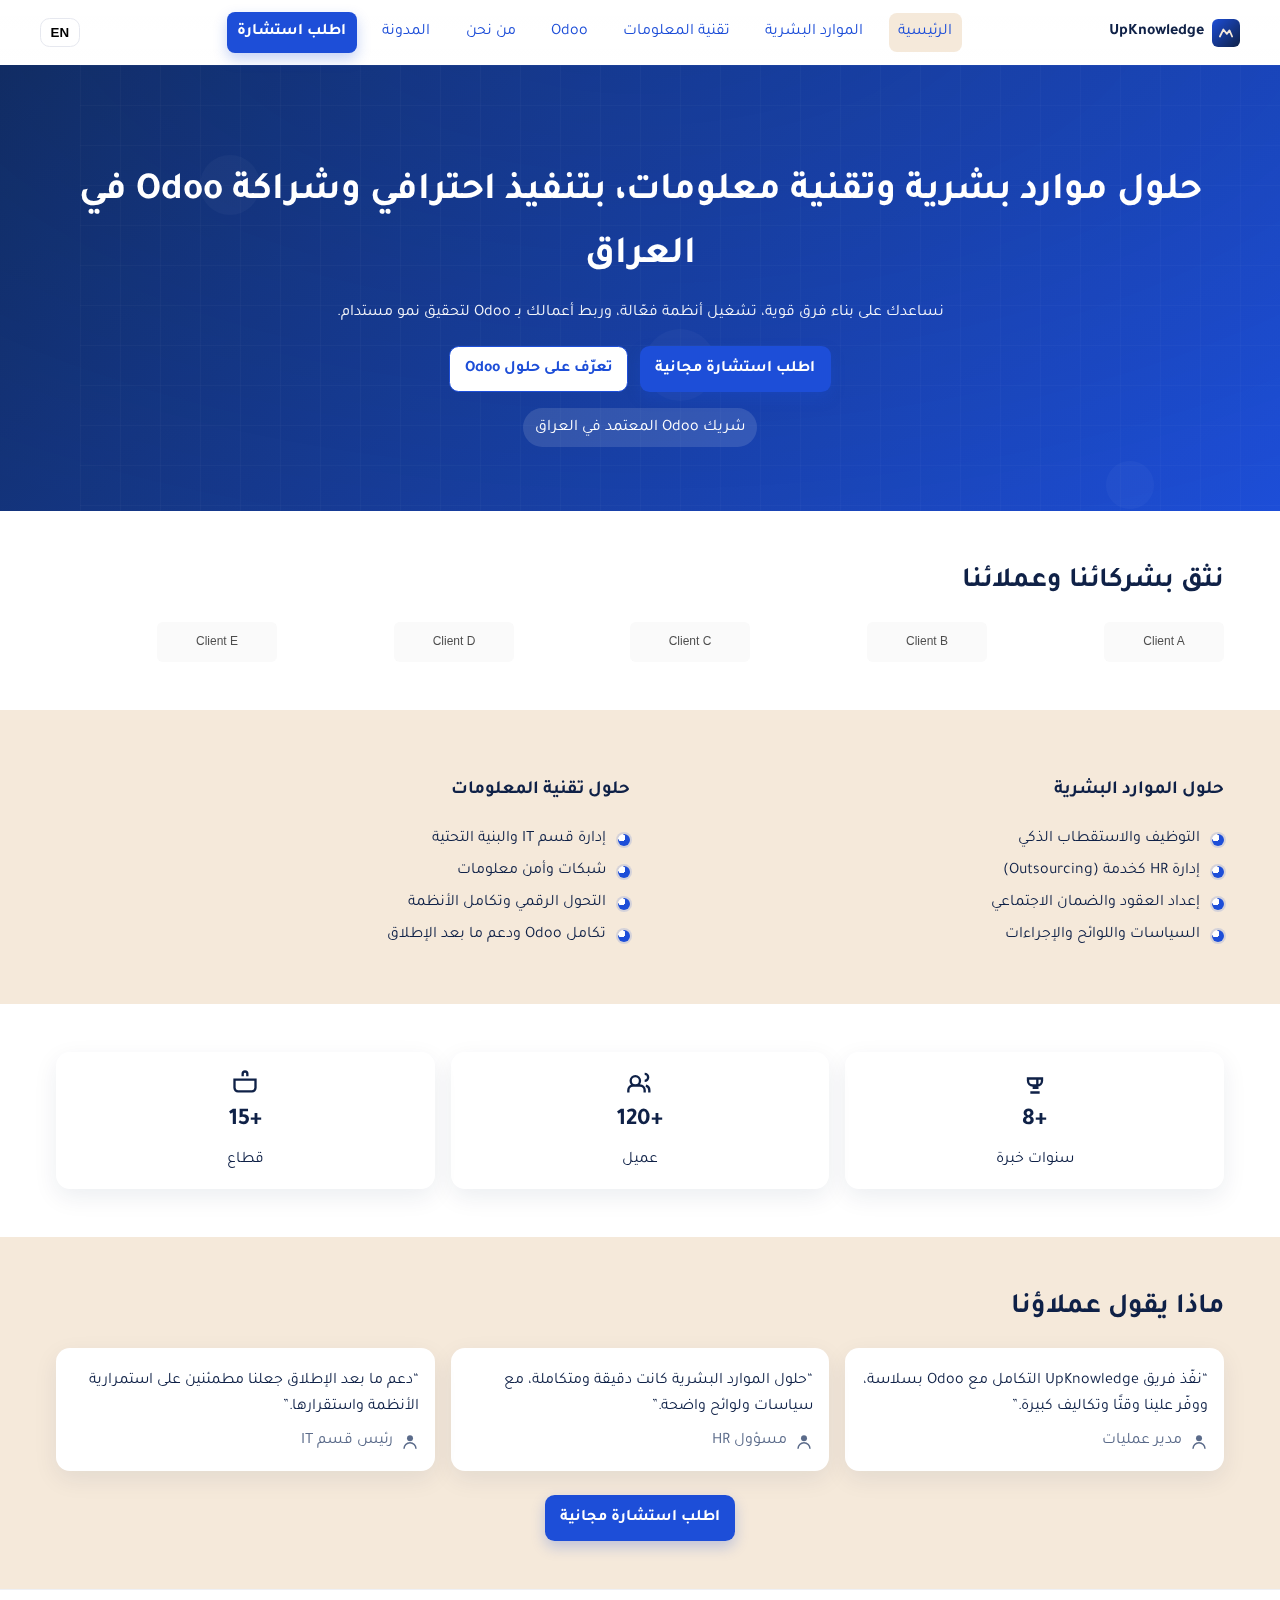
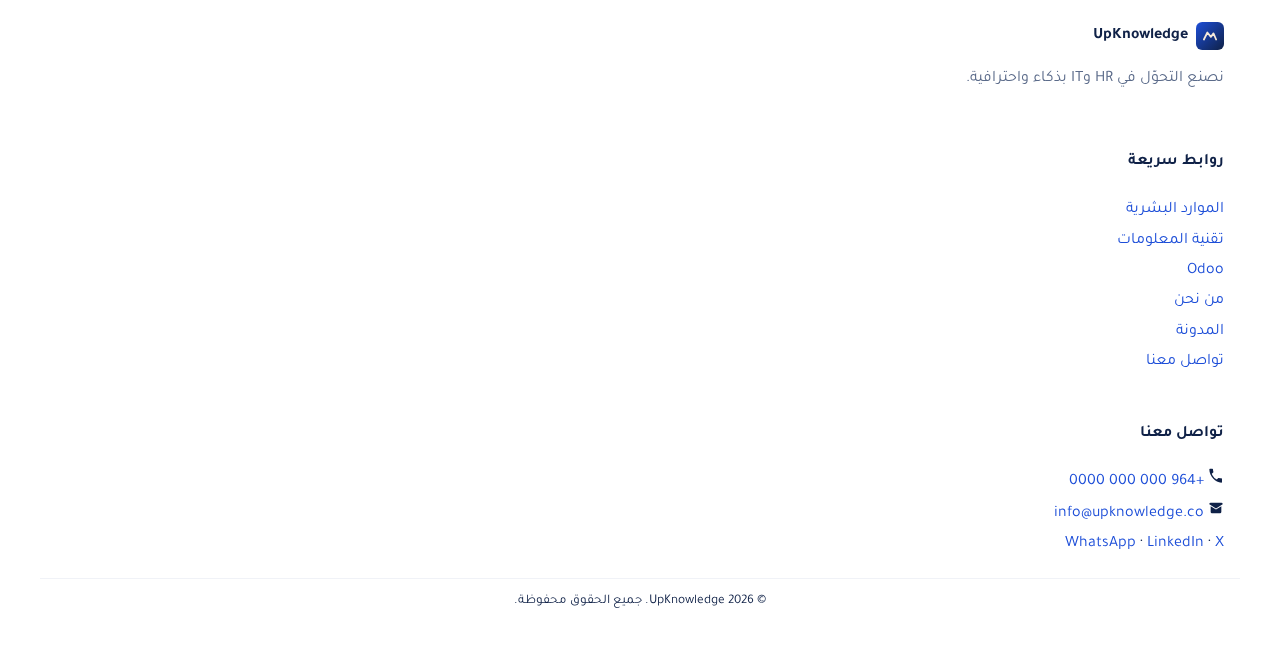
<file: index.html>
<!doctype html>
<html lang="ar" dir="rtl">
<head>
  <!-- Meta base -->
  <meta charset="utf-8" />
  <meta name="viewport" content="width=device-width, initial-scale=1" />
  <title data-i18n="meta.home_title">حلول موارد بشرية وتقنية معلومات، بتنفيذ احترافي وشراكة Odoo في العراق | UpKnowledge</title>
  <meta name="description" data-i18n="meta.home_desc" content="نوفّر حلول HR وIT مع تكامل Odoo كشريك محلي معتمد في العراق. خبرة عملية، تنفيذ احترافي، ودعم مستمر." />

  <!-- Open Graph -->
  <meta property="og:type" content="website" />
  <meta property="og:title" data-i18n="meta.home_title" content="حلول موارد بشرية وتقنية معلومات، بتنفيذ احترافي وشراكة Odoo في العراق | UpKnowledge" />
  <meta property="og:description" data-i18n="meta.home_desc" content="نوفّر حلول HR وIT مع تكامل Odoo كشريك محلي معتمد في العراق. خبرة عملية، تنفيذ احترافي، ودعم مستمر." />
  <meta property="og:image" content="assets/img/logo-placeholder.svg" />
  <meta property="og:url" content="./index.html" />

  <!-- Twitter -->
  <meta name="twitter:card" content="summary_large_image" />
  <meta name="twitter:title" data-i18n="meta.home_title" content="حلول موارد بشرية وتقنية معلومات، بتنفيذ احترافي وشراكة Odoo في العراق | UpKnowledge" />
  <meta name="twitter:description" data-i18n="meta.home_desc" content="نوفّر حلول HR وIT مع تكامل Odoo كشريك محلي معتمد في العراق. خبرة عملية، تنفيذ احترافي، ودعم مستمر." />
  <meta name="twitter:image" content="assets/img/logo-placeholder.svg" />

  <!-- Fonts (Google Fonts only as allowed) -->
  <link rel="preconnect" href="https://fonts.gstatic.com" crossorigin />
  <link href="https://fonts.googleapis.com/css2?family=Tajawal:wght@400;500;700&family=Inter:wght@400;600;700&display=swap" rel="stylesheet" />

  <!-- Styles -->
  <link rel="icon" href="assets/img/logo-placeholder.svg" />
  <link rel="stylesheet" href="assets/css/base.css" />
  <link rel="stylesheet" href="assets/css/components.css" />
  <link rel="stylesheet" href="assets/css/animations.css" />

  <!-- Manifest placeholder (optional) -->
  <link rel="manifest" href="manifest.json" />
</head>
<body class="lang-ar">
  <!-- Navbar (shared across pages) -->
  <header id="site-header" class="navbar transparent">
    <div class="container nav-inner">
      <a class="brand" href="index.html" aria-label="UpKnowledge">
        <img src="assets/img/logo-placeholder.svg" alt="UpKnowledge Logo" width="28" height="28" />
        <span>UpKnowledge</span>
      </a>
      <nav class="nav-links" aria-label="Primary">
        <a href="index.html" data-i18n="nav.home" class="active">الرئيسية</a>
        <a href="hr.html" data-i18n="nav.hr">الموارد البشرية</a>
        <a href="it.html" data-i18n="nav.it">تقنية المعلومات</a>
        <a href="odoo.html" data-i18n="nav.odoo">Odoo</a>
        <a href="about.html" data-i18n="nav.about">من نحن</a>
        <a href="blog.html" data-i18n="nav.blog">المدونة</a>
        <a href="contact.html" class="btn btn-primary" data-i18n="nav.consult">اطلب استشارة</a>
      </nav>
      <button id="langSwitcher" class="lang-switch" aria-label="Switch language" data-i18n="nav.lang">EN</button>
      <button id="menuToggle" class="menu-toggle" aria-label="Open menu">
        <!-- Heroicons menu -->
        <svg width="24" height="24" viewBox="0 0 24 24" aria-hidden="true"><path fill="currentColor" d="M4 6h16v2H4V6zm0 5h16v2H4v-2zm0 5h16v2H4v-2z"/></svg>
      </button>
    </div>
  </header>

  <!-- Mobile menu -->
  <nav id="mobileMenu" class="mobile-menu" hidden>
    <a href="index.html" data-i18n="nav.home" class="active">الرئيسية</a>
    <a href="hr.html" data-i18n="nav.hr">الموارد البشرية</a>
    <a href="it.html" data-i18n="nav.it">تقنية المعلومات</a>
    <a href="odoo.html" data-i18n="nav.odoo">Odoo</a>
    <a href="about.html" data-i18n="nav.about">من نحن</a>
    <a href="blog.html" data-i18n="nav.blog">المدونة</a>
    <a href="contact.html" class="btn btn-primary" data-i18n="nav.consult">اطلب استشارة</a>
    <button id="mobileLang" class="lang-switch" data-i18n="nav.lang">EN</button>
  </nav>

  <!-- Hero -->
  <section class="hero">
    <div class="hero-bg">
      <img src="assets/img/hero-pattern.svg" alt="" width="1200" height="600" loading="lazy" />
    </div>
    <div class="container hero-inner">
      <h1 data-i18n="home.hero_title">حلول موارد بشرية وتقنية معلومات، بتنفيذ احترافي وشراكة Odoo في العراق</h1>
      <p class="lead" data-i18n="home.hero_subtitle">نساعدك على بناء فرق قوية، تشغيل أنظمة فعّالة، وربط أعمالك بـ Odoo لتحقيق نمو مستدام.</p>
      <div class="hero-cta">
        <a class="btn btn-primary" href="contact.html" data-i18n="cta.free_consult">اطلب استشارة مجانية</a>
        <a class="btn btn-outline" href="odoo.html" data-i18n="cta.odoo_solutions">تعرّف على حلول Odoo</a>
      </div>
      <div class="odoo-badge" aria-label="Odoo Partner">
        <!-- نص شعار Odoo Placeholder -->
        <span data-i18n="home.odoo_partner">شريك Odoo المعتمد في العراق</span>
      </div>
    </div>
  </section>

  <!-- Clients logos strip -->
  <section class="section">
    <div class="container">
      <h2 class="section-title" data-i18n="home.clients_title">نثق بشركائنا وعملائنا</h2>
      <div class="logo-grid">
        <img src="assets/img/clients/client-1.svg" alt="Client 1" width="120" height="40" loading="lazy" />
        <img src="assets/img/clients/client-2.svg" alt="Client 2" width="120" height="40" loading="lazy" />
        <img src="assets/img/clients/client-3.svg" alt="Client 3" width="120" height="40" loading="lazy" />
        <img src="assets/img/clients/client-4.svg" alt="Client 4" width="120" height="40" loading="lazy" />
        <img src="assets/img/clients/client-5.svg" alt="Client 5" width="120" height="40" loading="lazy" />
      </div>
    </div>
  </section>

  <!-- Services HR & IT -->
  <section class="section alt">
    <div class="container two-col">
      <div class="col">
        <h3 data-i18n="home.hr_title">حلول الموارد البشرية</h3>
        <ul class="check-list">
          <li data-i18n="home.hr_item1">التوظيف والاستقطاب الذكي</li>
          <li data-i18n="home.hr_item2">إدارة HR كخدمة (Outsourcing)</li>
          <li data-i18n="home.hr_item3">إعداد العقود والضمان الاجتماعي</li>
          <li data-i18n="home.hr_item4">السياسات واللوائح والإجراءات</li>
        </ul>
      </div>
      <div class="col">
        <h3 data-i18n="home.it_title">حلول تقنية المعلومات</h3>
        <ul class="check-list">
          <li data-i18n="home.it_item1">إدارة قسم IT والبنية التحتية</li>
          <li data-i18n="home.it_item2">شبكات وأمن معلومات</li>
          <li data-i18n="home.it_item3">التحول الرقمي وتكامل الأنظمة</li>
          <li data-i18n="home.it_item4">تكامل Odoo ودعم ما بعد الإطلاق</li>
        </ul>
      </div>
    </div>
  </section>

  <!-- Stats -->
  <section class="section">
    <div class="container stats">
      <div class="stat">
        <!-- Lucide trophy -->
        <svg width="28" height="28" viewBox="0 0 24 24" aria-hidden="true"><path fill="none" stroke="currentColor" stroke-width="2" d="M8 21h8m-6-4h4V9H6v2a4 4 0 0 0 4 4h4a4 4 0 0 0 4-4V9H6"/></svg>
        <strong>+8</strong>
        <span data-i18n="home.years">سنوات خبرة</span>
      </div>
      <div class="stat">
        <!-- Lucide users -->
        <svg width="28" height="28" viewBox="0 0 24 24" aria-hidden="true"><path fill="none" stroke="currentColor" stroke-width="2" d="M16 21v-2a4 4 0 0 0-4-4H6a4 4 0 0 0-4 4v2m18 0v-2a4 4 0 0 0-3-3.87M8 7a4 4 0 1 0 0 8a4 4 0 0 0 0-8Zm8-2a3 3 0 1 1 0 6"/></svg>
        <strong>+120</strong>
        <span data-i18n="home.clients">عميل</span>
      </div>
      <div class="stat">
        <!-- Lucide briefcase -->
        <svg width="28" height="28" viewBox="0 0 24 24" aria-hidden="true"><path fill="none" stroke="currentColor" stroke-width="2" d="M10 7V5a2 2 0 0 1 2-2h0a2 2 0 0 1 2 2v2M3 10h18v7a3 3 0 0 1-3 3H6a3 3 0 0 1-3-3v-7Z"/></svg>
        <strong>+15</strong>
        <span data-i18n="home.sectors">قطاع</span>
      </div>
    </div>
  </section>

  <!-- Testimonials -->
  <section class="section alt">
    <div class="container">
      <h2 class="section-title" data-i18n="home.testimonials_title">ماذا يقول عملاؤنا</h2>
      <div class="cards three">
        <article class="card testimonial">
          <p data-i18n="home.testimonial_1">“نفّذ فريق UpKnowledge التكامل مع Odoo بسلاسة، ووفّر علينا وقتًا وتكاليف كبيرة.”</p>
          <div class="author">
            <!-- Lucide user -->
            <svg width="18" height="18" viewBox="0 0 24 24" aria-hidden="true"><circle cx="12" cy="7" r="4" fill="currentColor"/><path d="M20 21a8 8 0 1 0-16 0" fill="none" stroke="currentColor" stroke-width="2"/></svg>
            <span>مدير عمليات</span>
          </div>
        </article>
        <article class="card testimonial">
          <p data-i18n="home.testimonial_2">“حلول الموارد البشرية كانت دقيقة ومتكاملة، مع سياسات ولوائح واضحة.”</p>
          <div class="author">
            <svg width="18" height="18" viewBox="0 0 24 24" aria-hidden="true"><circle cx="12" cy="7" r="4" fill="currentColor"/><path d="M20 21a8 8 0 1 0-16 0" fill="none" stroke="currentColor" stroke-width="2"/></svg>
            <span>مسؤول HR</span>
          </div>
        </article>
        <article class="card testimonial">
          <p data-i18n="home.testimonial_3">“دعم ما بعد الإطلاق جعلنا مطمئنين على استمرارية الأنظمة واستقرارها.”</p>
          <div class="author">
            <svg width="18" height="18" viewBox="0 0 24 24" aria-hidden="true"><circle cx="12" cy="7" r="4" fill="currentColor"/><path d="M20 21a8 8 0 1 0-16 0" fill="none" stroke="currentColor" stroke-width="2"/></svg>
            <span>رئيس قسم IT</span>
          </div>
        </article>
      </div>
      <div class="center mt-24">
        <a class="btn btn-primary" href="contact.html" data-i18n="cta.free_consult">اطلب استشارة مجانية</a>
      </div>
    </div>
  </section>

  <!-- Footer (shared) -->
  <footer class="footer">
    <div class="container footer-inner">
      <div>
        <div class="brand brand-footer">
          <img src="assets/img/logo-placeholder.svg" alt="UpKnowledge Logo" width="28" height="28" />
          <span>UpKnowledge</span>
        </div>
        <p class="muted" data-i18n="footer.tagline">نصنع التحوّل في HR وIT بذكاء واحترافية.</p>
      </div>
      <nav aria-label="Footer">
        <h4 data-i18n="footer.quick_links">روابط سريعة</h4>
        <ul class="footer-links">
          <li><a href="hr.html" data-i18n="nav.hr">الموارد البشرية</a></li>
          <li><a href="it.html" data-i18n="nav.it">تقنية المعلومات</a></li>
          <li><a href="odoo.html" data-i18n="nav.odoo">Odoo</a></li>
          <li><a href="about.html" data-i18n="nav.about">من نحن</a></li>
          <li><a href="blog.html" data-i18n="nav.blog">المدونة</a></li>
          <li><a href="contact.html" data-i18n="footer.contact">تواصل معنا</a></li>
        </ul>
      </nav>
      <div>
        <h4 data-i18n="footer.contact">تواصل معنا</h4>
        <ul class="footer-contact">
          <li><svg width="16" height="16" viewBox="0 0 24 24" aria-hidden="true"><path fill="currentColor" d="M6.62 10.79a15.05 15.05 0 0 0 6.59 6.59l2.2-2.2a1 1 0 0 1 1.05-.24c1.15.38 2.38.59 3.54.59a1 1 0 0 1 1 1V21a1 1 0 0 1-1 1C11.4 22 2 12.6 2 2a1 1 0 0 1 1-1h3.47a1 1 0 0 1 1 1c0 1.16.21 2.39.59 3.54a1 1 0 0 1-.25 1.05l-2.2 2.2z"/></svg> <a href="tel:+964000000000">+964 000 000 0000</a></li>
          <li><svg width="16" height="16" viewBox="0 0 24 24" aria-hidden="true"><path fill="currentColor" d="M4 4h16a2 2 0 0 1 2 2v.4l-10 6.25L2 6.4V6a2 2 0 0 1 2-2Zm0 5.2l8 5l8-5V18a2 2 0 0 1-2 2H6a2 2 0 0 1-2-2V9.2Z"/></svg> <a href="mailto:info@upknowledge.co">info@upknowledge.co</a></li>
          <li><a href="#" aria-label="WhatsApp">WhatsApp</a> · <a href="#" aria-label="LinkedIn">LinkedIn</a> · <a href="#" aria-label="X">X</a></li>
        </ul>
      </div>
    </div>
    <div class="container footnote">
      <small>&copy; <span id="year"></span> UpKnowledge. <span data-i18n="footer.rights">جميع الحقوق محفوظة.</span></small>
    </div>
  </footer>

  <!-- Scripts -->
  <script src="assets/js/utils.js"></script>
  <script src="assets/js/i18n.js"></script>
  <script src="assets/js/main.js"></script>
</body>
</html>
</file>
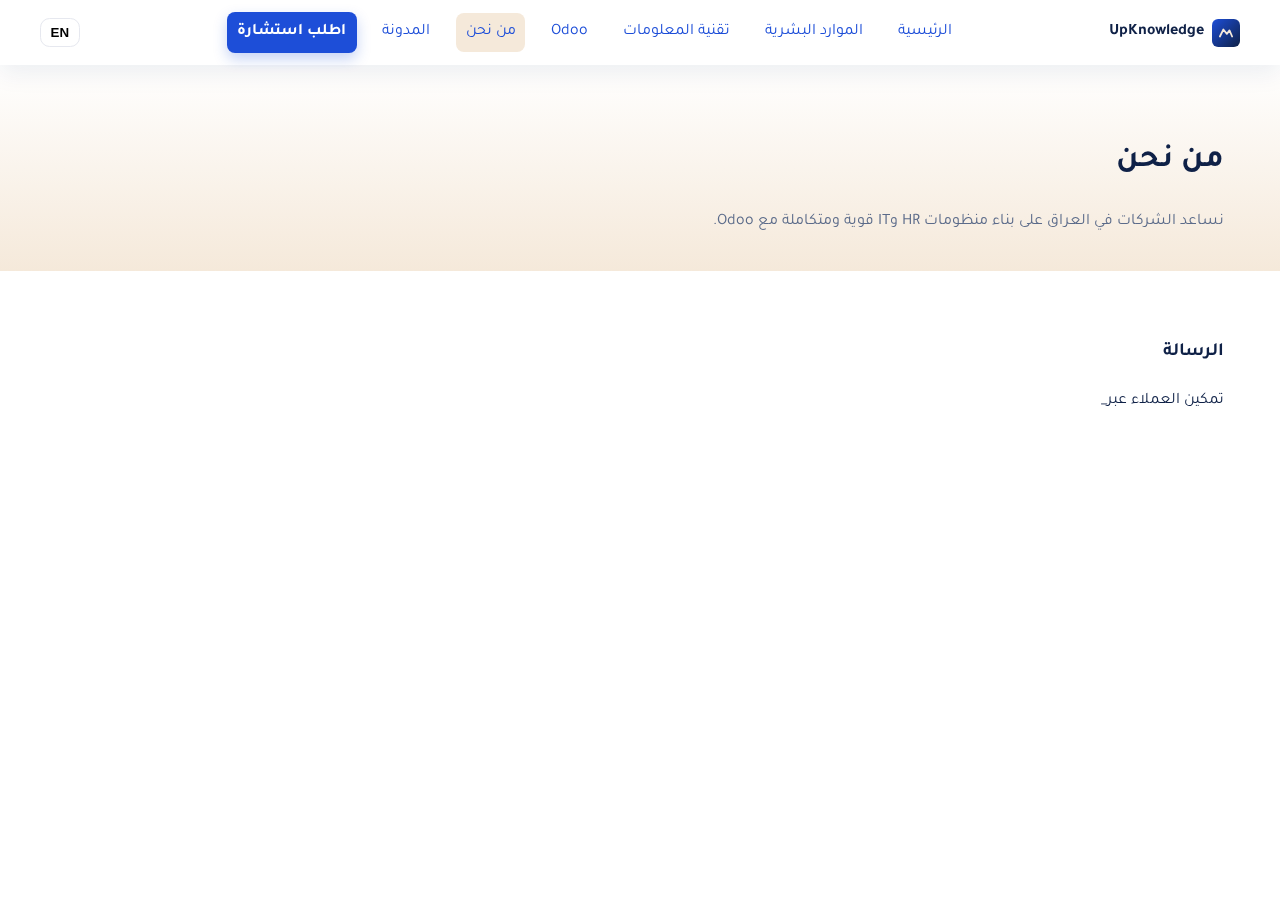
<file: about.html>
<!doctype html>
<html lang="ar" dir="rtl">
<head>
  <meta charset="utf-8"/>
  <meta name="viewport" content="width=device-width, initial-scale=1"/>
  <title data-i18n="meta.about_title">من نحن | UpKnowledge</title>
  <meta name="description" data-i18n="meta.about_desc" content="UpKnowledge: رسالتنا، رؤيتنا، قيمنا، اعتماداتنا، وفريق الإدارة الذي يقود التحول في HR وIT وOdoo."/>
  <meta property="og:title" data-i18n="meta.about_title" content="من نحن | UpKnowledge"/>
  <meta property="og:description" data-i18n="meta.about_desc" content="UpKnowledge: رسالتنا، رؤيتنا، قيمنا، اعتماداتنا، وفريق الإدارة الذي يقود التحول في HR وIT وOdoo."/>
  <meta property="og:image" content="assets/img/logo-placeholder.svg"/>
  <link rel="icon" href="assets/img/logo-placeholder.svg"/>
  <link rel="preconnect" href="https://fonts.gstatic.com" crossorigin />
  <link href="https://fonts.googleapis.com/css2?family=Tajawal:wght@400;500;700&family=Inter:wght@400;600;700&display=swap" rel="stylesheet" />
  <link rel="stylesheet" href="assets/css/base.css"/>
  <link rel="stylesheet" href="assets/css/components.css"/>
  <link rel="stylesheet" href="assets/css/animations.css"/>
</head>
<body class="lang-ar">
<header id="site-header" class="navbar solid">
  <div class="container nav-inner">
    <a class="brand" href="index.html"><img src="assets/img/logo-placeholder.svg" alt="" width="28" height="28"/><span>UpKnowledge</span></a>
    <nav class="nav-links">
      <a href="index.html" data-i18n="nav.home">الرئيسية</a>
      <a href="hr.html" data-i18n="nav.hr">الموارد البشرية</a>
      <a href="it.html" data-i18n="nav.it">تقنية المعلومات</a>
      <a href="odoo.html" data-i18n="nav.odoo">Odoo</a>
      <a href="about.html" class="active" data-i18n="nav.about">من نحن</a>
      <a href="blog.html" data-i18n="nav.blog">المدونة</a>
      <a href="contact.html" class="btn btn-primary" data-i18n="nav.consult">اطلب استشارة</a>
    </nav>
    <button id="langSwitcher" class="lang-switch" data-i18n="nav.lang">EN</button>
    <button id="menuToggle" class="menu-toggle" aria-label="Open menu">
      <svg width="24" height="24" viewBox="0 0 24 24"><path fill="currentColor" d="M4 6h16v2H4V6zm0 5h16v2H4v-2zm0 5h16v2H4v-2z"/></svg>
    </button>
  </div>
</header>
<nav id="mobileMenu" class="mobile-menu" hidden>
  <a href="index.html" data-i18n="nav.home">الرئيسية</a>
  <a href="hr.html" data-i18n="nav.hr">الموارد البشرية</a>
  <a href="it.html" data-i18n="nav.it">تقنية المعلومات</a>
  <a href="odoo.html" data-i18n="nav.odoo">Odoo</a>
  <a href="about.html" class="active" data-i18n="nav.about">من نحن</a>
  <a href="blog.html" data-i18n="nav.blog">المدونة</a>
  <a href="contact.html" class="btn btn-primary" data-i18n="nav.consult">اطلب استشارة</a>
  <button id="mobileLang" class="lang-switch" data-i18n="nav.lang">EN</button>
</nav>

<main>
  <section class="page-hero">
    <div class="container">
      <h1 data-i18n="about.title">من نحن</h1>
      <p class="lead" data-i18n="about.subtitle">نساعد الشركات في العراق على بناء منظومات HR وIT قوية ومتكاملة مع Odoo.</p>
    </div>
  </section>

  <section class="section">
    <div class="container two-col">
      <div class="col">
        <h3 data-i18n="about.mission_title">الرسالة</h3>
        <p data-i18n="about.mission_desc">تمكين العملاء عبر_
</file>
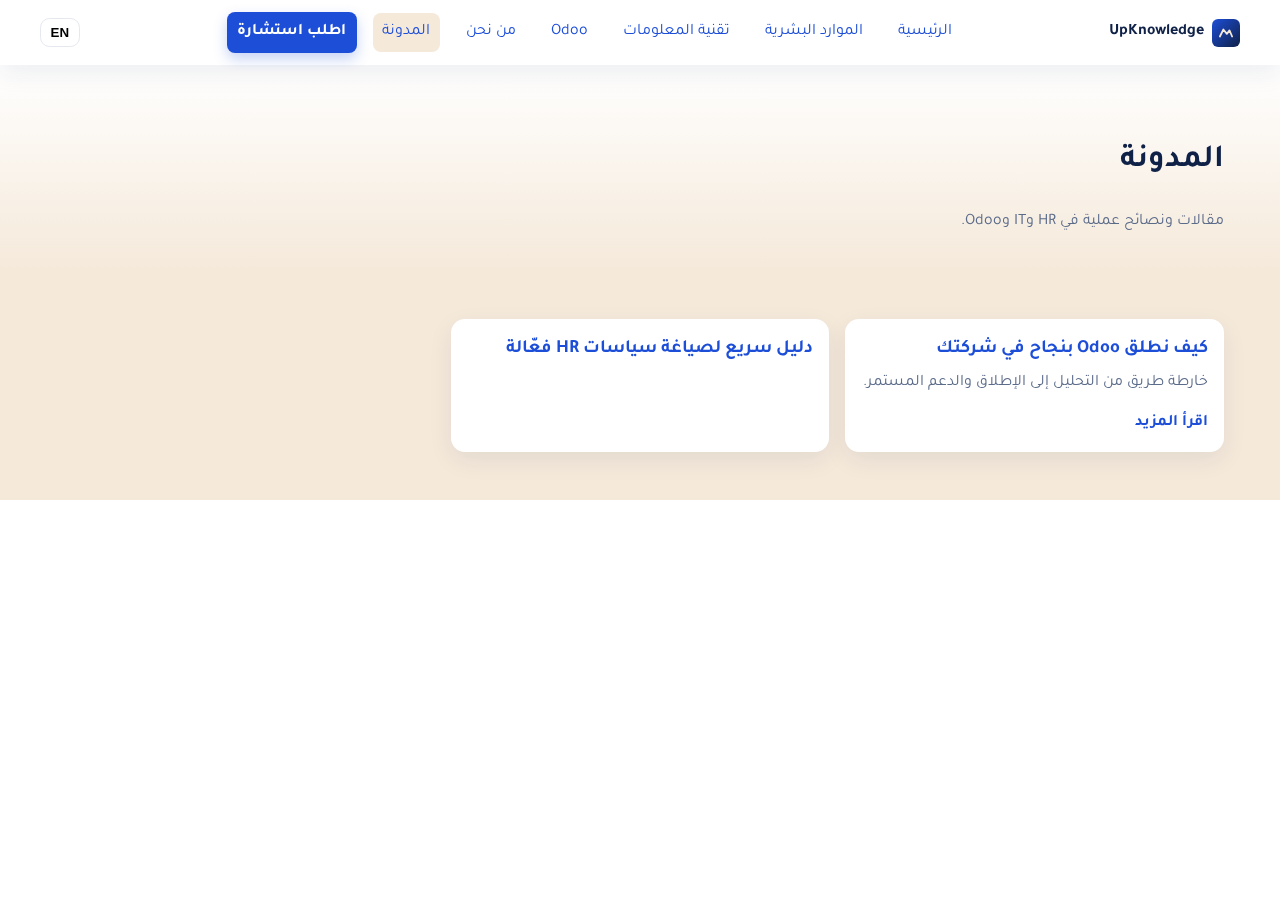
<file: blog.html>
<!doctype html>
<html lang="ar" dir="rtl">
<head>
  <meta charset="utf-8"/>
  <meta name="viewport" content="width=device-width, initial-scale=1"/>
  <title data-i18n="meta.blog_title">المدونة | UpKnowledge</title>
  <meta name="description" data-i18n="meta.blog_desc" content="مقالات عملية حول HR وIT وOdoo في العراق. نصائح، حالات استخدام، ودروس تنفيذ."/>
  <meta property="og:title" data-i18n="meta.blog_title" content="المدونة | UpKnowledge"/>
  <meta property="og:description" data-i18n="meta.blog_desc" content="مقالات عملية حول HR وIT وOdoo في العراق. نصائح، حالات استخدام، ودروس تنفيذ."/>
  <meta property="og:image" content="assets/img/logo-placeholder.svg"/>
  <link rel="icon" href="assets/img/logo-placeholder.svg"/>
  <link rel="preconnect" href="https://fonts.gstatic.com" crossorigin />
  <link href="https://fonts.googleapis.com/css2?family=Tajawal:wght@400;500;700&family=Inter:wght@400;600;700&display=swap" rel="stylesheet" />
  <link rel="stylesheet" href="assets/css/base.css"/>
  <link rel="stylesheet" href="assets/css/components.css"/>
  <link rel="stylesheet" href="assets/css/animations.css"/>
</head>
<body class="lang-ar">
<header id="site-header" class="navbar solid">
  <div class="container nav-inner">
    <a class="brand" href="index.html"><img src="assets/img/logo-placeholder.svg" alt="" width="28" height="28"/><span>UpKnowledge</span></a>
    <nav class="nav-links">
      <a href="index.html" data-i18n="nav.home">الرئيسية</a>
      <a href="hr.html" data-i18n="nav.hr">الموارد البشرية</a>
      <a href="it.html" data-i18n="nav.it">تقنية المعلومات</a>
      <a href="odoo.html" data-i18n="nav.odoo">Odoo</a>
      <a href="about.html" data-i18n="nav.about">من نحن</a>
      <a href="blog.html" class="active" data-i18n="nav.blog">المدونة</a>
      <a href="contact.html" class="btn btn-primary" data-i18n="nav.consult">اطلب استشارة</a>
    </nav>
    <button id="langSwitcher" class="lang-switch" data-i18n="nav.lang">EN</button>
    <button id="menuToggle" class="menu-toggle" aria-label="Open menu">
      <svg width="24" height="24" viewBox="0 0 24 24"><path fill="currentColor" d="M4 6h16v2H4V6zm0 5h16v2H4v-2zm0 5h16v2H4v-2z"/></svg>
    </button>
  </div>
</header>
<nav id="mobileMenu" class="mobile-menu" hidden>
  <a href="index.html" data-i18n="nav.home">الرئيسية</a>
  <a href="hr.html" data-i18n="nav.hr">الموارد البشرية</a>
  <a href="it.html" data-i18n="nav.it">تقنية المعلومات</a>
  <a href="odoo.html" data-i18n="nav.odoo">Odoo</a>
  <a href="about.html" data-i18n="nav.about">من نحن</a>
  <a href="blog.html" class="active" data-i18n="nav.blog">المدونة</a>
  <a href="contact.html" class="btn btn-primary" data-i18n="nav.consult">اطلب استشارة</a>
  <button id="mobileLang" class="lang-switch" data-i18n="nav.lang">EN</button>
</nav>

<main>
  <section class="page-hero">
    <div class="container">
      <h1 data-i18n="blog.title">المدونة</h1>
      <p class="lead" data-i18n="blog.subtitle">مقالات ونصائح عملية في HR وIT وOdoo.</p>
    </div>
  </section>

  <section class="section alt">
    <div class="container cards three">
      <article class="card post">
        <h3><a href="blog-post.html#odoo-rollout" data-i18n="blog.p1_title">كيف نطلق Odoo بنجاح في شركتك</a></h3>
        <p class="muted" data-i18n="blog.p1_desc">خارطة طريق من التحليل إلى الإطلاق والدعم المستمر.</p>
        <a class="btn btn-link" href="blog-post.html#odoo-rollout" data-i18n="blog.read_more">اقرأ المزيد</a>
      </article>
      <article class="card post">
        <h3><a href="blog-post.html#hr-policies" data-i18n="blog.p2_title">دليل سريع لصياغة سياسات HR فعّالة</a></h3>
</file>
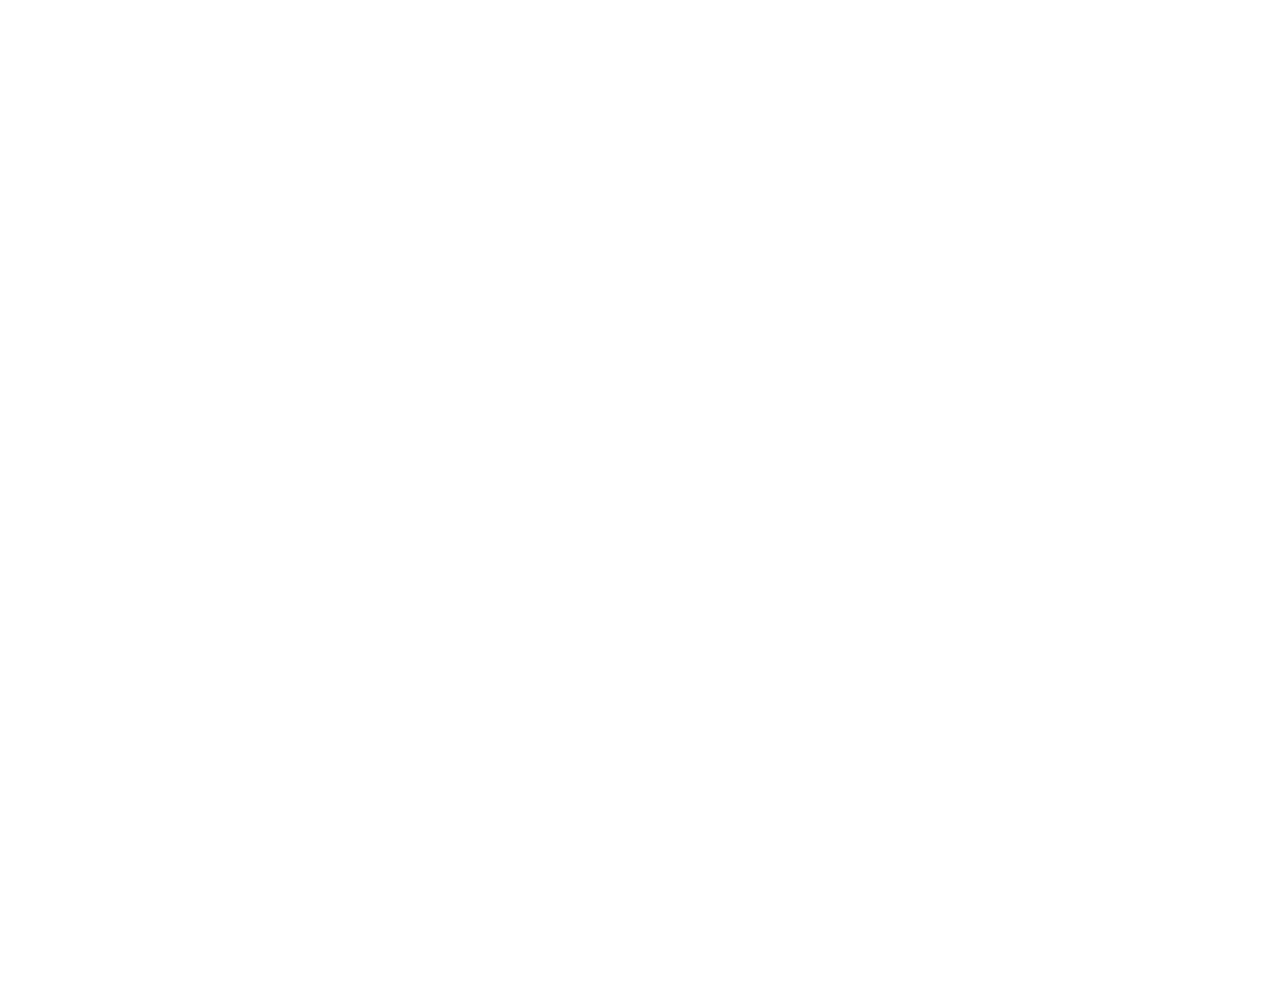
<file: contact.html>
<!doctype html>
<html lang="ar" dir="rtl">
<head>
  <meta charset="utf-8"/>
  <meta name="viewport" content="width=device-width, initial-scale=1"/>
  <title data-i18n="meta.contact_title">تواصل معنا | UpKnowledge</title>
  <meta name="description" data-i18n="meta.contact_desc" content="تواصل معنا للاستشارات وخدمات HR وIT وتكامل Odoo. نموذج تواصل مع حماية ضد السبام ودعم EmailJS أو Formspree."/>
  <meta property="og:title" data-i18n="meta.contact_title" content="تواصل معنا | UpKnowledge"/>
  <meta property="og:description" data-i18n="meta.contact_desc" content="تواصل معنا للاستشارات وخدمات HR وIT وتكامل Odoo. نموذج تواصل مع حماية ضد السبام ودعم EmailJS أو Formspree."/>
  <meta property="og:image" content="assets/img/logo-placeholder.svg"/>
  <link rel="icon" href="assets/img/logo-placeholder.svg"/>
  <link rel="preconnect" href="https://fonts.gstatic.com" crossorigin />
  <link href="https://fonts.googleapis.com/css2?family=Tajawal:wght@400;500;700&family=Inter:wght@400;600;700&display=swap" rel="stylesheet" />
  <link rel="stylesheet" href="assets/css/base.css"/>
  <link rel="stylesheet" href="assets/css/components.css"/>
  <link rel="stylesheet" href="assets/css/animations.css"/>
</head>
<body class="lang-ar">
<header id="site-header" class="navbar solid">
  <div class="container nav-inner">
    <a class="brand" href="index.html"><img src="assets/img/logo-placeholder.svg" alt="" width="28" height="28"/><span>UpKnowledge</span></a>
    <nav class="nav-links">
      <a href="index.html" data-i18n="nav.home">الرئيسية</a>
      <a href="hr.html" data-i18n="nav.hr">الموارد البشرية</a>
      <a href="it.html" data-i18n="nav.it">تقنية المعلومات</a>
      <a href="odoo.html" data-i18n="nav.odoo">Odoo</a>
      <a href="about.html" data-i18n="nav.about">من نحن</a>
      <a href="blog.html" data-i18n="nav.blog">المدونة</a>
      <a href="contact.html" class="btn btn-primary active" data-i18n="nav.consult">اطلب استشارة</a>
    </nav>
    <button id="langSwitcher" class="lang-switch" data-i18n="nav.lang">EN</button>
    <button id="menuToggle" class="menu-toggle" aria-label="Open menu">
      <svg width="24" height="24" viewBox="0 0 24 24"><path fill="currentColor" d="M4 6h16v2H4V6zm0 5h16v2H4v-2zm0 5h16v2H4v-2z"/></svg>
    </button>
  </div>
</header>
<nav id="mobileMenu" class="mobile-menu" hidden>
  <a href="index.html" data-i18n="nav.home">الرئيسية</a>
  <a href="hr.html" data-i18n="nav.hr">الموارد البشرية</a>
  <a href="it.html" data-i18n="nav.it">تقنية المعلومات</a>
  <a href="odoo.html" data-i18n="nav.odoo">Odoo</a>
  <a href="about.html" data-i18n="nav.about">من نحن</a>
  <a href="blog.html" data-i18n="nav.blog">المدونة</a>
  <a href="contact.html" class="btn btn-primary active" data-i18n="nav.consult">اطلب استشارة</a>
  <button id="mobileLang" class="lang-switch" data-i18n="nav.lang">EN</button>
</nav>

<main>
  <section class="page-hero">
    <div class="container">
      <h1 data-i18n="contact.title">تواصل معنا</h1>
      <p class="lead" data-i18n="contact.subtitle">يسعدنا إجابة أسئلتك وتقديم الاستشارة المناسبة.</p>
    </div>
  </section>

  <section class="section alt">
    <div class="container two-col">
      <!-- نموذج التواصل -->
      <div class="col">
        <!-- 
          ملاحظة المزوّد:
          - لا توجد مكتبات خارجية JS (مسموح فقط Google Fonts)
          - لدعم الإرسال بدون باك-إند، وفّرنا خيارين:
            1) Formspree: استخدم action الجاهز (Placeholder) method="POST"
            2) EmailJS: حدّد data-provider="emailjs" وأدخل service_id/template_id/public_key في main.js
        -->
        <form id="contactForm" class="card form" novalidate data-provider="formspree" action="https://formspree.io/f/your_form_id" method="POST">
          <div class="grid-2">
            <div class="form-group">
              <label for="name" data-i18n="contact.name_label">الاسم الكامل</label>
              <input id="name" name="name" type="text" required placeholder="الاسم" autocomplete="name"/>
            </div>
            <div class="form-group">
              <label for="company" data-i18n="contact.company_label">الشركة</label>
              <input id="company" name="company" type="text" placeholder="اسم الشركة" autocomplete="organization"/>
            </div>
            <div class="form-group">
              <label for="email" data-i18n="contact.email_label">البريد الإلكتروني</label>
              <input id="email" name="email" type="email" required placeholder="you@example.com" autocomplete="email"/>
            </div>
            <div class="form-group">
              <label for="phone" data-i18n="contact.phone_label">الهاتف</label>
              <input id="phone" name="phone" type="tel" placeholder="+964..." autocomplete="tel"/>
            </div>
          </div>

          <div class="form-group">
            <label for="service" data-i18n="contact.service_label">نوع الخدمة</label>
            <select id="service" name="service" required>
              <option value="" data-i18n="contact.service_placeholder">اختر خدمة</option>
              <option value="hr" data-i18n="contact.service_hr">HR</option>
              <option value="it" data-i18n="contact.service_it">IT</option>
              <option value="odoo" data-i18n="contact.service_odoo">Odoo</option>
            </select>
          </div>

          <div class="form-group">
            <label for="message" data-i18n="contact.msg_label">الرسالة</label>
            <textarea id="message" name="message" rows="5" required placeholder="كيف يمكننا مساعدتك؟"></textarea>
          </div>

          <!-- Honeypot (حقل مخفي للروبوتات) -->
          <div class="hp" aria-hidden="true">
            <label for="website">Website</label>
            <input type="text" id="website" name="website" tabindex="-1" autocomplete="off" />
          </div>

          <!-- تنبيه مهلة ≥ 2s: سيبدأ المؤقت عند تحميل الصفحة -->
          <div class="form-actions">
            <button class="btn btn-primary" type="submit" data-i18n="contact.submit">إرسال</button>
            <p id="formStatus" role="status" aria-live="polite" class="muted"></p>
          </div>
        </form>

        <div class="note muted" data-i18n="contact.note">* لن نشارك بياناتك مع أي طرف ثالث.</div>
      </div>

      <!-- معلومات التواصل -->
      <div class="col">
        <div class="card">
          <h3 data-i18n="contact.info_title">معلومات التواصل</h3>
          <ul class="contact-list">
            <li><strong data-i18n="contact.email_label">البريد الإلكتروني</strong>: <a href="mailto:info@upknowledge.co">info@upknowledge.co</a></li>
            <li><strong data-i18n="contact.phone_label">الهاتف</strong>: <a href="tel:+964000000000">+964 000 000 0000</a></li>
            <li><strong>WhatsApp</strong>: <a href="#" target="_blank" rel="noopener">تواصل مباشرة</a></li>
          </ul>
        </div>

        <div class="card">
          <h3 data-i18n="contact.map_title">الموقع (خريطة)</h3>
          <!-- Placeholder خريطة Google -->
          <div class="map-placeholder" role="img" aria-label="Google Map Placeholder">
            <span data-i18n="contact.map_placeholder">خريطة Google (Placeholder)</span>
          </div>
        </div>
      </div>
    </div>
  </section>
</main>

<footer class="footer">
  <div class="container footnote">
    <small>&copy; <span id="year"></span> UpKnowledge · <a href="index.html" data-i18n="footer.home_link">العودة للرئيسية</a></small>
  </div>
</footer>

<script src="assets/js/utils.js"></script>
<script src="assets/js/i18n.js"></script>
<script src="assets/js/main.js"></script>
</body>
</html>
</file>
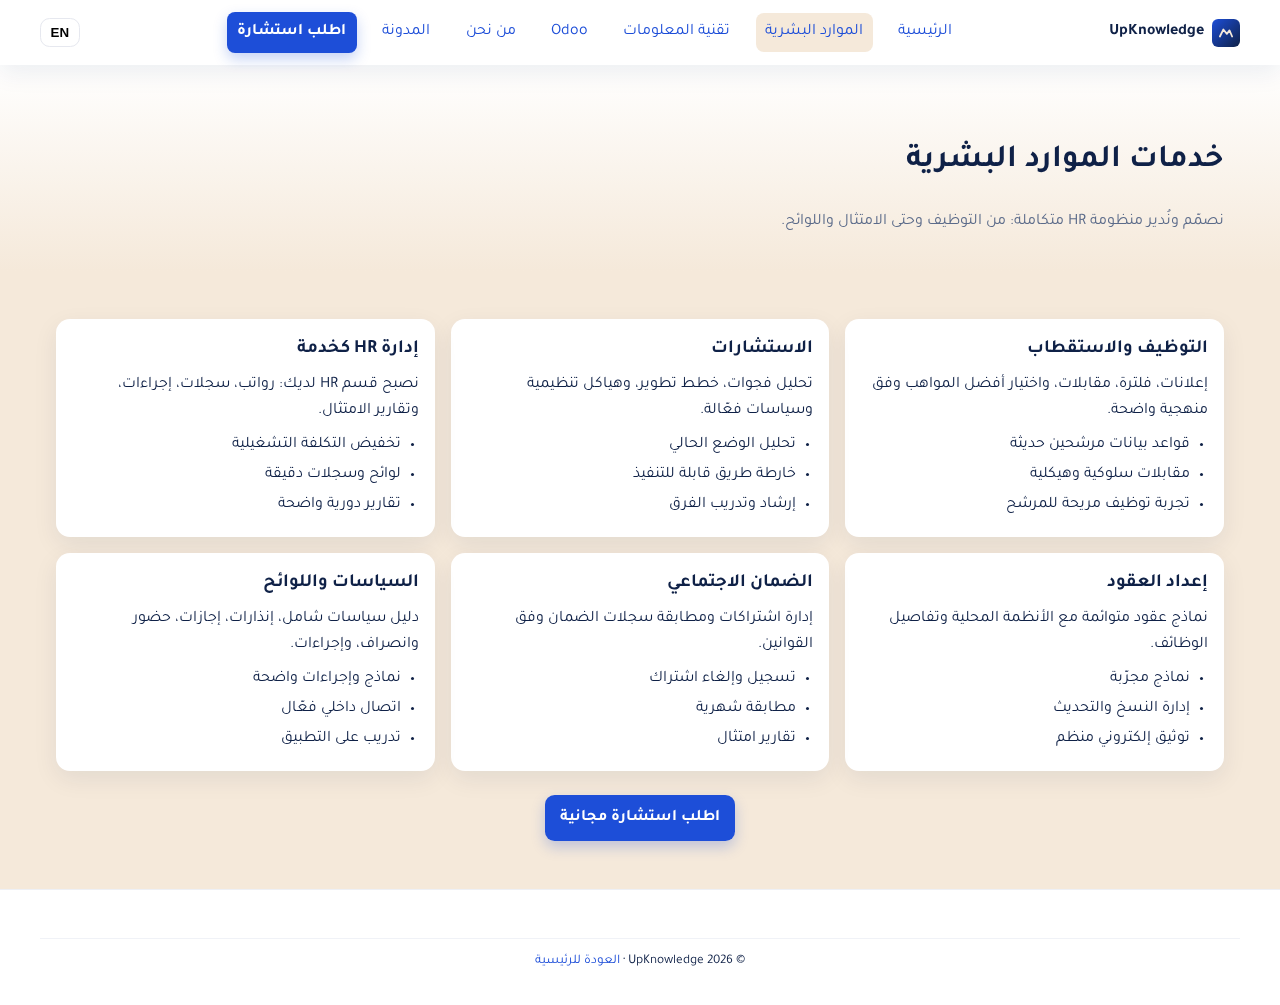
<file: hr.html>
<!doctype html>
<html lang="ar" dir="rtl">
<head>
  <meta charset="utf-8" />
  <meta name="viewport" content="width=device-width, initial-scale=1" />
  <title data-i18n="meta.hr_title">خدمات الموارد البشرية | UpKnowledge</title>
  <meta name="description" data-i18n="meta.hr_desc" content="خدمات HR: التوظيف، الاستشارات، إدارة القسم كخدمة، إعداد العقود، الضمان الاجتماعي، السياسات واللوائح." />
  <meta property="og:title" data-i18n="meta.hr_title" content="خدمات الموارد البشرية | UpKnowledge" />
  <meta property="og:description" data-i18n="meta.hr_desc" content="خدمات HR: التوظيف، الاستشارات، إدارة القسم كخدمة، إعداد العقود، الضمان الاجتماعي، السياسات واللوائح." />
  <meta property="og:image" content="assets/img/logo-placeholder.svg" />
  <link rel="icon" href="assets/img/logo-placeholder.svg" />
  <link rel="preconnect" href="https://fonts.gstatic.com" crossorigin />
  <link href="https://fonts.googleapis.com/css2?family=Tajawal:wght@400;500;700&family=Inter:wght@400;600;700&display=swap" rel="stylesheet" />
  <link rel="stylesheet" href="assets/css/base.css" />
  <link rel="stylesheet" href="assets/css/components.css" />
  <link rel="stylesheet" href="assets/css/animations.css" />
</head>
<body class="lang-ar">
  <header id="site-header" class="navbar solid">
    <div class="container nav-inner">
      <a class="brand" href="index.html"><img src="assets/img/logo-placeholder.svg" alt="" width="28" height="28"/><span>UpKnowledge</span></a>
      <nav class="nav-links">
        <a href="index.html" data-i18n="nav.home">الرئيسية</a>
        <a href="hr.html" class="active" data-i18n="nav.hr">الموارد البشرية</a>
        <a href="it.html" data-i18n="nav.it">تقنية المعلومات</a>
        <a href="odoo.html" data-i18n="nav.odoo">Odoo</a>
        <a href="about.html" data-i18n="nav.about">من نحن</a>
        <a href="blog.html" data-i18n="nav.blog">المدونة</a>
        <a href="contact.html" class="btn btn-primary" data-i18n="nav.consult">اطلب استشارة</a>
      </nav>
      <button id="langSwitcher" class="lang-switch" data-i18n="nav.lang">EN</button>
      <button id="menuToggle" class="menu-toggle" aria-label="Open menu">
        <svg width="24" height="24" viewBox="0 0 24 24"><path fill="currentColor" d="M4 6h16v2H4V6zm0 5h16v2H4v-2zm0 5h16v2H4v-2z"/></svg>
      </button>
    </div>
  </header>
  <nav id="mobileMenu" class="mobile-menu" hidden>
    <a href="index.html" data-i18n="nav.home">الرئيسية</a>
    <a href="hr.html" class="active" data-i18n="nav.hr">الموارد البشرية</a>
    <a href="it.html" data-i18n="nav.it">تقنية المعلومات</a>
    <a href="odoo.html" data-i18n="nav.odoo">Odoo</a>
    <a href="about.html" data-i18n="nav.about">من نحن</a>
    <a href="blog.html" data-i18n="nav.blog">المدونة</a>
    <a href="contact.html" class="btn btn-primary" data-i18n="nav.consult">اطلب استشارة</a>
    <button id="mobileLang" class="lang-switch" data-i18n="nav.lang">EN</button>
  </nav>

  <main>
    <section class="page-hero">
      <div class="container">
        <h1 data-i18n="hr.title">خدمات الموارد البشرية</h1>
        <p class="lead" data-i18n="hr.subtitle">نصمّم ونُدير منظومة HR متكاملة: من التوظيف وحتى الامتثال واللوائح.</p>
      </div>
    </section>

    <section class="section alt">
      <div class="container cards three">
        <!-- بطاقة: التوظيف -->
        <article class="card">
          <h3 data-i18n="hr.card_recruit_title">التوظيف والاستقطاب</h3>
          <p data-i18n="hr.card_recruit_desc">إعلانات، فلترة، مقابلات، واختيار أفضل المواهب وفق منهجية واضحة.</p>
          <ul class="value-list">
            <li data-i18n="hr.card_recruit_val1">قواعد بيانات مرشحين حديثة</li>
            <li data-i18n="hr.card_recruit_val2">مقابلات سلوكية وهيكلية</li>
            <li data-i18n="hr.card_recruit_val3">تجربة توظيف مريحة للمرشح</li>
          </ul>
        </article>

        <!-- بطاقة: الاستشارات -->
        <article class="card">
          <h3 data-i18n="hr.card_consult_title">الاستشارات</h3>
          <p data-i18n="hr.card_consult_desc">تحليل فجوات، خطط تطوير، وهياكل تنظيمية وسياسات فعّالة.</p>
          <ul class="value-list">
            <li data-i18n="hr.card_consult_val1">تحليل الوضع الحالي</li>
            <li data-i18n="hr.card_consult_val2">خارطة طريق قابلة للتنفيذ</li>
            <li data-i18n="hr.card_consult_val3">إرشاد وتدريب الفرق</li>
          </ul>
        </article>

        <!-- بطاقة: Outsourcing -->
        <article class="card">
          <h3 data-i18n="hr.card_outs_title">إدارة HR كخدمة</h3>
          <p data-i18n="hr.card_outs_desc">نصبح قسم HR لديك: رواتب، سجلات، إجراءات، وتقارير الامتثال.</p>
          <ul class="value-list">
            <li data-i18n="hr.card_outs_val1">تخفيض التكلفة التشغيلية</li>
            <li data-i18n="hr.card_outs_val2">لوائح وسجلات دقيقة</li>
            <li data-i18n="hr.card_outs_val3">تقارير دورية واضحة</li>
          </ul>
        </article>

        <!-- بطاقة: العقود -->
        <article class="card">
          <h3 data-i18n="hr.card_contract_title">إعداد العقود</h3>
          <p data-i18n="hr.card_contract_desc">نماذج عقود متوائمة مع الأنظمة المحلية وتفاصيل الوظائف.</p>
          <ul class="value-list">
            <li data-i18n="hr.card_contract_val1">نماذج مجرّبة</li>
            <li data-i18n="hr.card_contract_val2">إدارة النسخ والتحديث</li>
            <li data-i18n="hr.card_contract_val3">توثيق إلكتروني منظم</li>
          </ul>
        </article>

        <!-- بطاقة: الضمان الاجتماعي -->
        <article class="card">
          <h3 data-i18n="hr.card_social_title">الضمان الاجتماعي</h3>
          <p data-i18n="hr.card_social_desc">إدارة اشتراكات ومطابقة سجلات الضمان وفق القوانين.</p>
          <ul class="value-list">
            <li data-i18n="hr.card_social_val1">تسجيل وإلغاء اشتراك</li>
            <li data-i18n="hr.card_social_val2">مطابقة شهرية</li>
            <li data-i18n="hr.card_social_val3">تقارير امتثال</li>
          </ul>
        </article>

        <!-- بطاقة: السياسات واللوائح -->
        <article class="card">
          <h3 data-i18n="hr.card_policy_title">السياسات واللوائح</h3>
          <p data-i18n="hr.card_policy_desc">دليل سياسات شامل، إنذارات، إجازات، حضور وانصراف، وإجراءات.</p>
          <ul class="value-list">
            <li data-i18n="hr.card_policy_val1">نماذج وإجراءات واضحة</li>
            <li data-i18n="hr.card_policy_val2">اتصال داخلي فعّال</li>
            <li data-i18n="hr.card_policy_val3">تدريب على التطبيق</li>
          </ul>
        </article>
      </div>

      <div class="container center mt-24">
        <a class="btn btn-primary" href="contact.html" data-i18n="cta.free_consult">اطلب استشارة مجانية</a>
      </div>
    </section>
  </main>

  <footer class="footer">
    <div class="container footnote">
      <small>&copy; <span id="year"></span> UpKnowledge · <a href="index.html" data-i18n="footer.home_link">العودة للرئيسية</a></small>
    </div>
  </footer>

  <script src="assets/js/utils.js"></script>
  <script src="assets/js/i18n.js"></script>
  <script src="assets/js/main.js"></script>
</body>
</html>
</file>
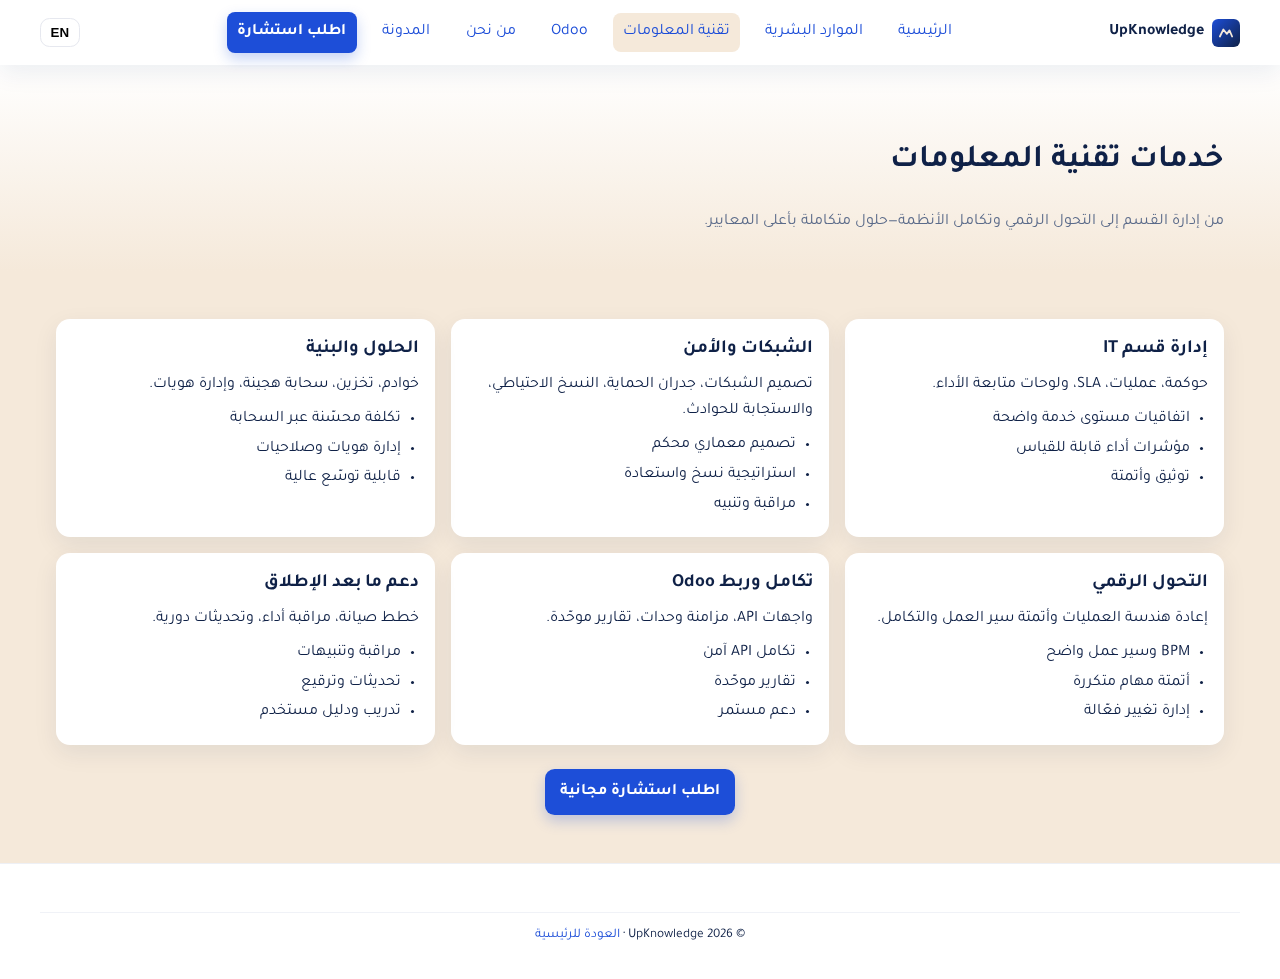
<file: it.html>
<!doctype html>
<html lang="ar" dir="rtl">
<head>
  <meta charset="utf-8"/>
  <meta name="viewport" content="width=device-width, initial-scale=1"/>
  <title data-i18n="meta.it_title">خدمات تقنية المعلومات | UpKnowledge</title>
  <meta name="description" data-i18n="meta.it_desc" content="إدارة قسم IT، الشبكات، الأمن، الحلول والبنية، التحول الرقمي، تكامل وربط Odoo، دعم ما بعد الإطلاق."/>
  <meta property="og:title" data-i18n="meta.it_title" content="خدمات تقنية المعلومات | UpKnowledge"/>
  <meta property="og:description" data-i18n="meta.it_desc" content="إدارة قسم IT، الشبكات، الأمن، الحلول والبنية، التحول الرقمي، تكامل وربط Odoo، دعم ما بعد الإطلاق."/>
  <meta property="og:image" content="assets/img/logo-placeholder.svg"/>
  <link rel="icon" href="assets/img/logo-placeholder.svg"/>
  <link rel="preconnect" href="https://fonts.gstatic.com" crossorigin />
  <link href="https://fonts.googleapis.com/css2?family=Tajawal:wght@400;500;700&family=Inter:wght@400;600;700&display=swap" rel="stylesheet" />
  <link rel="stylesheet" href="assets/css/base.css"/>
  <link rel="stylesheet" href="assets/css/components.css"/>
  <link rel="stylesheet" href="assets/css/animations.css"/>
</head>
<body class="lang-ar">
<header id="site-header" class="navbar solid">
  <div class="container nav-inner">
    <a class="brand" href="index.html"><img src="assets/img/logo-placeholder.svg" alt="" width="28" height="28"/><span>UpKnowledge</span></a>
    <nav class="nav-links">
      <a href="index.html" data-i18n="nav.home">الرئيسية</a>
      <a href="hr.html" data-i18n="nav.hr">الموارد البشرية</a>
      <a href="it.html" class="active" data-i18n="nav.it">تقنية المعلومات</a>
      <a href="odoo.html" data-i18n="nav.odoo">Odoo</a>
      <a href="about.html" data-i18n="nav.about">من نحن</a>
      <a href="blog.html" data-i18n="nav.blog">المدونة</a>
      <a href="contact.html" class="btn btn-primary" data-i18n="nav.consult">اطلب استشارة</a>
    </nav>
    <button id="langSwitcher" class="lang-switch" data-i18n="nav.lang">EN</button>
    <button id="menuToggle" class="menu-toggle" aria-label="Open menu">
      <svg width="24" height="24" viewBox="0 0 24 24"><path fill="currentColor" d="M4 6h16v2H4V6zm0 5h16v2H4v-2zm0 5h16v2H4v-2z"/></svg>
    </button>
  </div>
</header>
<nav id="mobileMenu" class="mobile-menu" hidden>
  <a href="index.html" data-i18n="nav.home">الرئيسية</a>
  <a href="hr.html" data-i18n="nav.hr">الموارد البشرية</a>
  <a href="it.html" class="active" data-i18n="nav.it">تقنية المعلومات</a>
  <a href="odoo.html" data-i18n="nav.odoo">Odoo</a>
  <a href="about.html" data-i18n="nav.about">من نحن</a>
  <a href="blog.html" data-i18n="nav.blog">المدونة</a>
  <a href="contact.html" class="btn btn-primary" data-i18n="nav.consult">اطلب استشارة</a>
  <button id="mobileLang" class="lang-switch" data-i18n="nav.lang">EN</button>
</nav>

<main>
  <section class="page-hero">
    <div class="container">
      <h1 data-i18n="it.title">خدمات تقنية المعلومات</h1>
      <p class="lead" data-i18n="it.subtitle">من إدارة القسم إلى التحول الرقمي وتكامل الأنظمة—حلول متكاملة بأعلى المعايير.</p>
    </div>
  </section>

  <section class="section alt">
    <div class="container cards three">
      <article class="card">
        <h3 data-i18n="it.card_mgmt_title">إدارة قسم IT</h3>
        <p data-i18n="it.card_mgmt_desc">حوكمة، عمليات، SLA، ولوحات متابعة الأداء.</p>
        <ul class="value-list">
          <li data-i18n="it.val_sla">اتفاقيات مستوى خدمة واضحة</li>
          <li data-i18n="it.val_kpi">مؤشرات أداء قابلة للقياس</li>
          <li data-i18n="it.val_docs">توثيق وأتمتة</li>
        </ul>
      </article>

      <article class="card">
        <h3 data-i18n="it.card_net_title">الشبكات والأمن</h3>
        <p data-i18n="it.card_net_desc">تصميم الشبكات، جدران الحماية، النسخ الاحتياطي، والاستجابة للحوادث.</p>
        <ul class="value-list">
          <li data-i18n="it.val_design">تصميم معماري محكم</li>
          <li data-i18n="it.val_backup">استراتيجية نسخ واستعادة</li>
          <li data-i18n="it.val_soc">مراقبة وتنبيه</li>
        </ul>
      </article>

      <article class="card">
        <h3 data-i18n="it.card_sol_title">الحلول والبنية</h3>
        <p data-i18n="it.card_sol_desc">خوادم، تخزين، سحابة هجينة، وإدارة هويات.</p>
        <ul class="value-list">
          <li data-i18n="it.val_cloud">تكلفة محسّنة عبر السحابة</li>
          <li data-i18n="it.val_identity">إدارة هويات وصلاحيات</li>
          <li data-i18n="it.val_scalability">قابلية توسّع عالية</li>
        </ul>
      </article>

      <article class="card">
        <h3 data-i18n="it.card_dx_title">التحول الرقمي</h3>
        <p data-i18n="it.card_dx_desc">إعادة هندسة العمليات وأتمتة سير العمل والتكامل.</p>
        <ul class="value-list">
          <li data-i18n="it.val_bpm">BPM وسير عمل واضح</li>
          <li data-i18n="it.val_rpa">أتمتة مهام متكررة</li>
          <li data-i18n="it.val_change">إدارة تغيير فعّالة</li>
        </ul>
      </article>

      <article class="card">
        <h3 data-i18n="it.card_odoo_title">تكامل وربط Odoo</h3>
        <p data-i18n="it.card_odoo_desc">واجهات API، مزامنة وحدات، تقارير موحّدة.</p>
        <ul class="value-list">
          <li data-i18n="it.val_api">تكامل API آمن</li>
          <li data-i18n="it.val_reports">تقارير موحّدة</li>
          <li data-i18n="it.val_support">دعم مستمر</li>
        </ul>
      </article>

      <article class="card">
        <h3 data-i18n="it.card_support_title">دعم ما بعد الإطلاق</h3>
        <p data-i18n="it.card_support_desc">خطط صيانة، مراقبة أداء، وتحديثات دورية.</p>
        <ul class="value-list">
          <li data-i18n="it.val_monitor">مراقبة وتنبيهات</li>
          <li data-i18n="it.val_patch">تحديثات وترقيع</li>
          <li data-i18n="it.val_training">تدريب ودليل مستخدم</li>
        </ul>
      </article>
    </div>

    <div class="container center mt-24">
      <a class="btn btn-primary" href="contact.html" data-i18n="cta.free_consult">اطلب استشارة مجانية</a>
    </div>
  </section>
</main>

<footer class="footer">
  <div class="container footnote">
    <small>&copy; <span id="year"></span> UpKnowledge · <a href="index.html" data-i18n="footer.home_link">العودة للرئيسية</a></small>
  </div>
</footer>

<script src="assets/js/utils.js"></script>
<script src="assets/js/i18n.js"></script>
<script src="assets/js/main.js"></script>
</body>
</html>
</file>
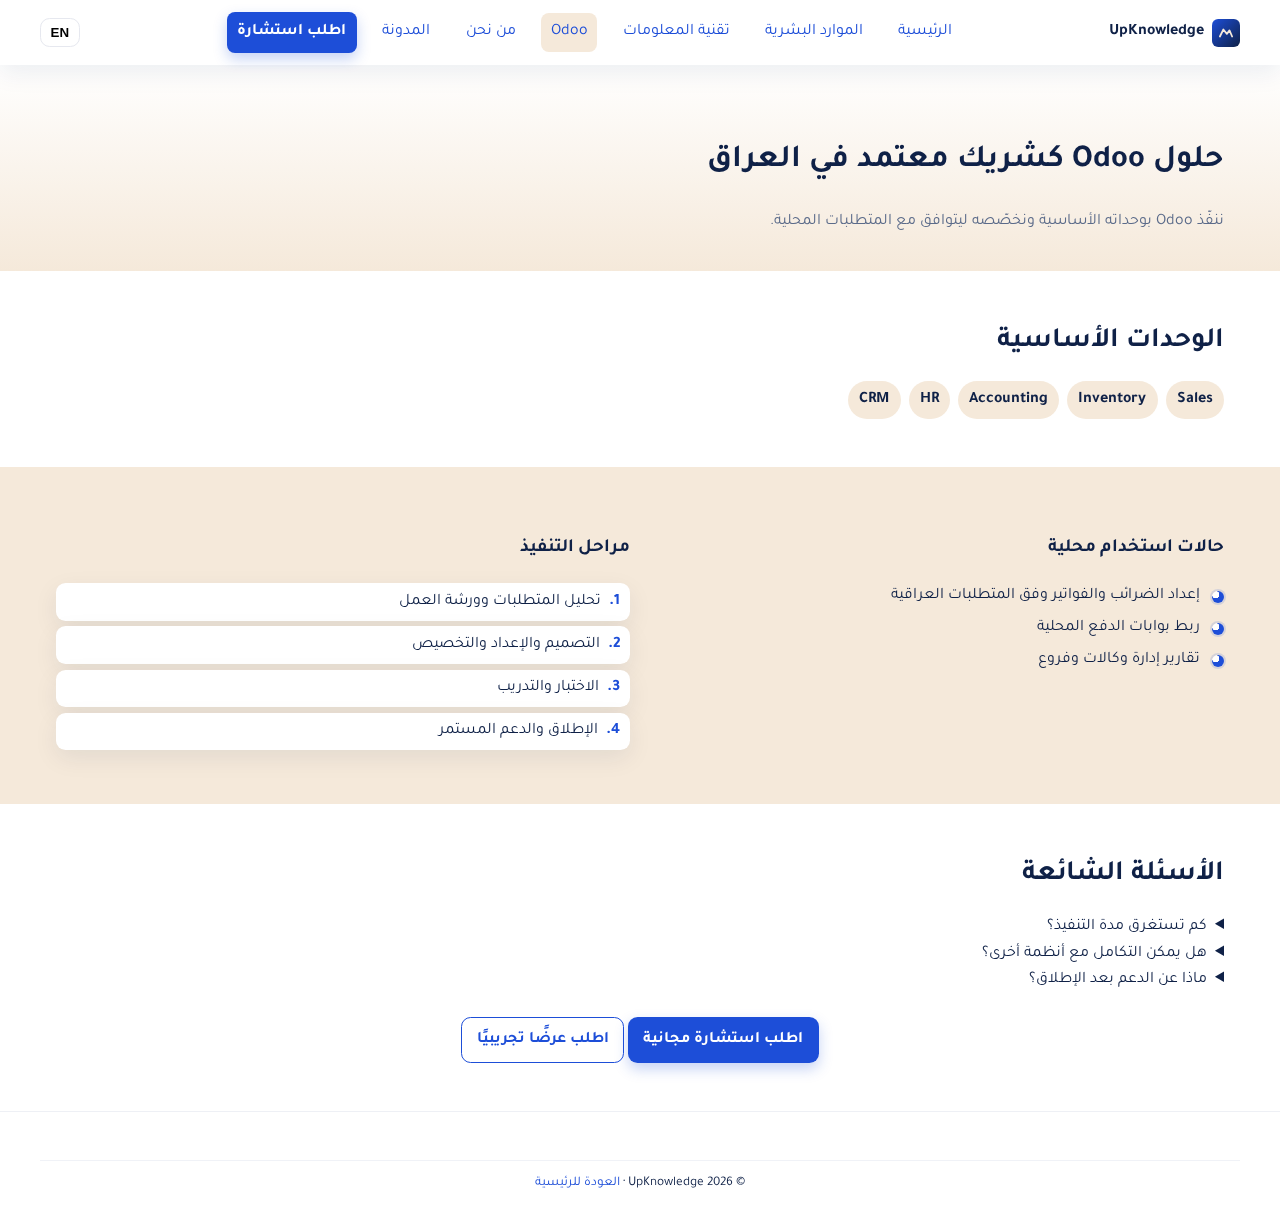
<file: odoo.html>
<!doctype html>
<html lang="ar" dir="rtl">
<head>
  <meta charset="utf-8"/>
  <meta name="viewport" content="width=device-width, initial-scale=1"/>
  <title data-i18n="meta.odoo_title">حلول Odoo في العراق | UpKnowledge</title>
  <meta name="description" data-i18n="meta.odoo_desc" content="شريك Odoo المعتمد في العراق: وحدات المبيعات والمخزون والحسابات والموارد البشرية وCRM، حالات استخدام محلية، ومراحل تنفيذ واضحة."/>
  <meta property="og:title" data-i18n="meta.odoo_title" content="حلول Odoo في العراق | UpKnowledge"/>
  <meta property="og:description" data-i18n="meta.odoo_desc" content="شريك Odoo المعتمد في العراق: وحدات المبيعات والمخزون والحسابات والموارد البشرية وCRM، حالات استخدام محلية، ومراحل تنفيذ واضحة."/>
  <meta property="og:image" content="assets/img/logo-placeholder.svg"/>
  <link rel="icon" href="assets/img/logo-placeholder.svg"/>
  <link rel="preconnect" href="https://fonts.gstatic.com" crossorigin />
  <link href="https://fonts.googleapis.com/css2?family=Tajawal:wght@400;500;700&family=Inter:wght@400;600;700&display=swap" rel="stylesheet" />
  <link rel="stylesheet" href="assets/css/base.css"/>
  <link rel="stylesheet" href="assets/css/components.css"/>
  <link rel="stylesheet" href="assets/css/animations.css"/>
</head>
<body class="lang-ar">
<header id="site-header" class="navbar solid">
  <div class="container nav-inner">
    <a class="brand" href="index.html"><img src="assets/img/logo-placeholder.svg" alt="" width="28" height="28"/><span>UpKnowledge</span></a>
    <nav class="nav-links">
      <a href="index.html" data-i18n="nav.home">الرئيسية</a>
      <a href="hr.html" data-i18n="nav.hr">الموارد البشرية</a>
      <a href="it.html" data-i18n="nav.it">تقنية المعلومات</a>
      <a href="odoo.html" class="active" data-i18n="nav.odoo">Odoo</a>
      <a href="about.html" data-i18n="nav.about">من نحن</a>
      <a href="blog.html" data-i18n="nav.blog">المدونة</a>
      <a href="contact.html" class="btn btn-primary" data-i18n="nav.consult">اطلب استشارة</a>
    </nav>
    <button id="langSwitcher" class="lang-switch" data-i18n="nav.lang">EN</button>
    <button id="menuToggle" class="menu-toggle" aria-label="Open menu">
      <svg width="24" height="24" viewBox="0 0 24 24"><path fill="currentColor" d="M4 6h16v2H4V6zm0 5h16v2H4v-2zm0 5h16v2H4v-2z"/></svg>
    </button>
  </div>
</header>
<nav id="mobileMenu" class="mobile-menu" hidden>
  <a href="index.html" data-i18n="nav.home">الرئيسية</a>
  <a href="hr.html" data-i18n="nav.hr">الموارد البشرية</a>
  <a href="it.html" data-i18n="nav.it">تقنية المعلومات</a>
  <a href="odoo.html" class="active" data-i18n="nav.odoo">Odoo</a>
  <a href="about.html" data-i18n="nav.about">من نحن</a>
  <a href="blog.html" data-i18n="nav.blog">المدونة</a>
  <a href="contact.html" class="btn btn-primary" data-i18n="nav.consult">اطلب استشارة</a>
  <button id="mobileLang" class="lang-switch" data-i18n="nav.lang">EN</button>
</nav>

<main>
  <section class="page-hero">
    <div class="container">
      <h1 data-i18n="odoo.title">حلول Odoo كشريك معتمد في العراق</h1>
      <p class="lead" data-i18n="odoo.subtitle">ننفّذ Odoo بوحداته الأساسية ونخصّصه ليتوافق مع المتطلبات المحلية.</p>
    </div>
  </section>

  <!-- Modules -->
  <section class="section">
    <div class="container">
      <h2 class="section-title" data-i18n="odoo.modules_title">الوحدات الأساسية</h2>
      <div class="chips">
        <span class="chip">Sales</span>
        <span class="chip">Inventory</span>
        <span class="chip">Accounting</span>
        <span class="chip">HR</span>
        <span class="chip">CRM</span>
      </div>
    </div>
  </section>

  <!-- Local use cases -->
  <section class="section alt">
    <div class="container two-col">
      <div class="col">
        <h3 data-i18n="odoo.usecases_title">حالات استخدام محلية</h3>
        <ul class="check-list">
          <li data-i18n="odoo.use1">إعداد الضرائب والفواتير وفق المتطلبات العراقية</li>
          <li data-i18n="odoo.use2">ربط بوابات الدفع المحلية</li>
          <li data-i18n="odoo.use3">تقارير إدارة وكالات وفروع</li>
        </ul>
      </div>
      <div class="col">
        <h3 data-i18n="odoo.steps_title">مراحل التنفيذ</h3>
        <ol class="steps">
          <li data-i18n="odoo.step1">تحليل المتطلبات وورشة العمل</li>
          <li data-i18n="odoo.step2">التصميم والإعداد والتخصيص</li>
          <li data-i18n="odoo.step3">الاختبار والتدريب</li>
          <li data-i18n="odoo.step4">الإطلاق والدعم المستمر</li>
        </ol>
      </div>
    </div>
  </section>

  <!-- FAQ -->
  <section class="section">
    <div class="container">
      <h2 class="section-title" data-i18n="odoo.faq_title">الأسئلة الشائعة</h2>
      <details class="faq">
        <summary data-i18n="odoo.faq_q1">كم تستغرق مدة التنفيذ؟</summary>
        <p data-i18n="odoo.faq_a1">تعتمد على حجم المشروع، غالبًا من 4 إلى 12 أسبوعًا بخطة واضحة ومراحل محددة.</p>
      </details>
      <details class="faq">
        <summary data-i18n="odoo.faq_q2">هل يمكن التكامل مع أنظمة أخرى؟</summary>
        <p data-i18n="odoo.faq_a2">نعم، عبر واجهات API وتدفقات تكامل آمنة مع أنظمة ERP/CRM وخدمات الطرف الثالث.</p>
      </details>
      <details class="faq">
        <summary data-i18n="odoo.faq_q3">ماذا عن الدعم بعد الإطلاق؟</summary>
        <p data-i18n="odoo.faq_a3">نوفر خطط دعم وصيانة، تحديثات دورية، وتدريب مستمر حسب الحاجة.</p>
      </details>
      <div class="center mt-24">
        <a class="btn btn-primary" href="contact.html" data-i18n="cta.free_consult">اطلب استشارة مجانية</a>
        <a class="btn btn-outline" href="contact.html" data-i18n="odoo.demo_cta">اطلب عرضًا تجريبيًا</a>
      </div>
    </div>
  </section>
</main>

<footer class="footer">
  <div class="container footnote">
    <small>&copy; <span id="year"></span> UpKnowledge · <a href="index.html" data-i18n="footer.home_link">العودة للرئيسية</a></small>
  </div>
</footer>

<script src="assets/js/utils.js"></script>
<script src="assets/js/i18n.js"></script>
<script src="assets/js/main.js"></script>
</body>
</html>
</file>
<file: assets/css/base.css>
/* base.css: متغيرات وأساسيات التصميم (Mobile-first) */
:root{
  --primary:#1D4ED8;  /* الأزرق الأساسي */
  --primary-dark:#0F2147; /* الأزرق الداكن للنص */
  --beige:#F5E9DA;
  --white:#FFFFFF;
  --muted: #5b6b8a;
  --shadow: 0 8px 24px rgba(15,33,71,0.08);
  --radius: 14px;
  --radius-sm: 10px;
  --container: 1200px;
}

*{box-sizing:border-box}
html,body{height:100%}
body{
  margin:0;
  font-family: "Tajawal", system-ui, -apple-system, Segoe UI, Roboto, Arial, sans-serif;
  color: var(--primary-dark);
  background: #fff;
  line-height: 1.65;
  font-size: 16px; /* وصولية جيدة */
}

/* تبديل الخط عند الإنجليزية */
body.lang-en{ font-family: "Inter", system-ui, -apple-system, Segoe UI, Roboto, Arial, sans-serif; }

img{max-width:100%; height:auto; display:block}
a{color:var(--primary); text-decoration:none}
a:hover{text-decoration:underline}
.container{max-width:var(--container); margin:0 auto; padding:0 1rem}
section.section{padding:3rem 0}
section.section.alt{background: var(--beige)}
.section-title{margin:0 0 1rem; font-size: clamp(1.25rem,2.8vw,1.75rem)}

/* Navbar */
.navbar{
  position:sticky; top:0; z-index:50;
  backdrop-filter:saturate(140%) blur(8px);
  transition: background .3s ease, box-shadow .3s ease;
}
.navbar.transparent{background: linear-gradient(180deg, rgba(255,255,255,.5), rgba(255,255,255,0));}
.navbar.solid{background: #fff; box-shadow: var(--shadow);}
.nav-inner{display:flex; align-items:center; justify-content:space-between; gap:.75rem; padding:.75rem 0}
.brand{display:flex; align-items:center; gap:.5rem; font-weight:700; color:var(--primary-dark)}
.nav-links{display:none; align-items:center; gap:1rem}
.nav-links a{padding:.4rem .6rem; border-radius: .5rem}
.nav-links a.active{background:var(--beige); text-decoration:none}
.menu-toggle,.lang-switch{border:1px solid #e6e8ef; background:#fff; border-radius:.6rem; padding:.4rem .6rem; cursor:pointer}
.lang-switch{font-weight:600}

.mobile-menu[hidden]{display:none}
.mobile-menu{display:flex; flex-direction:column; gap:.5rem; padding:.75rem 1rem; background:#fff; border-bottom:1px solid #eef0f5}
.mobile-menu a{padding:.6rem .75rem; border-radius:.6rem}
.mobile-menu a.active{background:var(--beige)}

/* Hero */
.hero{position:relative; padding:6rem 0 4rem; background: radial-gradient(1200px 600px at 50% -20%, rgba(29,78,216,.15), transparent), linear-gradient(135deg, #102a5b, #1D4ED8);}
.hero .hero-bg{position:absolute; inset:0; opacity:.2; pointer-events:none}
.hero-inner{position:relative; color:#fff; text-align:center}
.hero h1{font-size: clamp(1.6rem, 3.5vw, 2.4rem); margin:0 0 .75rem}
.hero .lead{opacity:.95; max-width: 42rem; margin: 0 auto 1.25rem}
.hero-cta{display:flex; gap:.75rem; justify-content:center; flex-wrap:wrap}
.odoo-badge{margin-top:1rem; display:inline-flex; align-items:center; gap:.5rem; background: rgba(255,255,255,.12); padding:.4rem .75rem; border-radius:999px}

/* Layout helpers */
.two-col{display:grid; gap:1.25rem}
.two-col .col{min-width:0}
.stats{display:grid; gap:1rem; grid-template-columns: repeat(3, 1fr);}
.stat{display:flex; flex-direction:column; align-items:center; gap:.35rem; background:#fff; border-radius:var(--radius); padding:1rem; box-shadow: var(--shadow)}
.stat strong{font-size:1.5rem}
.logo-grid{display:grid; grid-template-columns:repeat(5, minmax(0,1fr)); gap:1rem; align-items:center; opacity:.9}

/* Page hero */
.page-hero{padding:3rem 0 1.25rem; background:linear-gradient(180deg, #fff, var(--beige))}
.page-hero .lead{color:var(--muted)}

/* Footer */
.footer{padding:2rem 0; border-top:1px solid #eef0f5; background:#fff}
.footer-inner{display:grid; gap:1.25rem}
.brand-footer{display:flex; align-items:center; gap:.5rem; font-weight:700}
.footer-links, .footer-contact{list-style:none; padding:0; margin:.5rem 0 0}
.footer-links li, .footer-contact li{margin:.25rem 0}
.footnote{display:flex; align-items:center; justify-content:center; padding-top:.75rem; border-top:1px solid #f0f2f7; margin-top:1rem}

/* Forms */
.form .grid-2{display:grid; gap:.75rem}
.form-group{display:flex; flex-direction:column; gap:.3rem}
label{font-weight:600}
input,select,textarea{
  font: inherit; color:var(--primary-dark);
  border:1px solid #d8deea; border-radius:.6rem; padding:.55rem .7rem; background:#fff;
}
input:focus,select:focus,textarea:focus{outline:2px solid rgba(29,78,216,.25); border-color: var(--primary)}
.form-actions{display:flex; align-items:center; gap:.75rem; margin-top:.75rem}
.hp{position:absolute; left:-9999px; width:1px; height:1px; overflow:hidden} /* honeypot hidden accessibly */
.map-placeholder{height: 240px; background: #e8eefb; border:1px dashed #9ab0e8; display:flex; align-items:center; justify-content:center; border-radius:var(--radius-sm)}

/* Utilities */
.center{text-align:center}
.mt-16{margin-top:1rem}
.mt-24{margin-top:1.5rem}
.muted{color:var(--muted)}

/* Responsive */
@media (min-width: 768px){
  .nav-links{display:flex}
  .menu-toggle{display:none}
  .two-col{grid-template-columns: 1fr 1fr}
  .form .grid-2{grid-template-columns:1fr 1fr}
}
@media (max-width: 767px){
  .stats{grid-template-columns: 1fr; }
  .logo-grid{grid-template-columns: repeat(3, minmax(0,1fr));}
}
</file>
<file: assets/css/components.css>
/* components.css: أزرار، بطاقات، شارات، أقسام */
.btn{
  display:inline-flex; align-items:center; justify-content:center;
  gap:.5rem; padding:.55rem .9rem; border-radius:.6rem; border:1px solid transparent;
  font-weight:700; cursor:pointer; transition: transform .08s ease, box-shadow .2s ease, background .2s ease, color .2s ease;
  text-decoration:none
}
.btn:active{transform: translateY(1px)}
.btn-primary{background: var(--primary); color:#fff; box-shadow: 0 6px 14px rgba(29,78,216,.25)}
.btn-primary:hover{text-decoration:none; filter: brightness(1.05)}
.btn-outline{background:#fff; color:var(--primary); border-color: var(--primary)}
.btn-outline:hover{background: rgba(29,78,216,.06); text-decoration:none}
.btn-link{padding:0; border:none; color:var(--primary)}
.btn[disabled]{opacity:.5; cursor:not-allowed}

/* Cards */
.cards{display:grid; gap:1rem}
.cards.two{grid-template-columns: repeat(2,minmax(0,1fr))}
.cards.three{grid-template-columns: repeat(3,minmax(0,1fr))}
.card{
  background:#fff; border-radius: var(--radius);
  box-shadow: var(--shadow); padding:1rem; overflow:hidden
}
.card h3{margin:0 0 .35rem}
.card p{margin:.25rem 0 .5rem}
.card .value-list{margin:.5rem 0 0 0; padding-inline-start:1.1rem}
.card .value-list li{margin:.2rem 0}

/* Testimonials */
.testimonial{position:relative}
.testimonial .author{display:flex; align-items:center; gap:.5rem; margin-top:.5rem; color:var(--muted)}

/* Chips / badges */
.chips{display:flex; flex-wrap:wrap; gap:.5rem}
.chip{display:inline-flex; align-items:center; padding:.35rem .7rem; background:var(--beige); border-radius:999px; font-weight:600}

/* People */
.person .avatar{
  width:48px; height:48px; border-radius:50%; background:#e9efff; display:flex; align-items:center; justify-content:center; font-weight:800; color:var(--primary-dark); margin-bottom:.5rem
}

/* Check list */
.check-list{list-style:none; padding:0; margin:.5rem 0}
.check-list li{
  position:relative; padding-inline-start:1.5rem; margin:.35rem 0
}
.check-list li::before{
  content:""; position:absolute; inset-inline-start:0; top:.5rem; width:.75rem; height:.75rem; border-radius:50%;
  background: radial-gradient(circle at 30% 30%, #fff, #fff 30%, var(--primary) 31%, var(--primary) 100%);
  box-shadow:0 0 0 2px rgba(29,78,216,.15)
}

/* Steps (ordered) */
.steps{counter-reset: step; list-style:none; padding:0; margin:0}
.steps li{
  counter-increment: step; margin:.35rem 0; padding:.35rem .6rem; background:#fff; border-radius:.6rem; box-shadow: var(--shadow)
}
.steps li::before{
  content: counter(step) ". "; font-weight:700; color: var(--primary); margin-inline-end:.25rem
}

/* Logo grid */
.logo-grid img{
  filter: grayscale(100%) contrast(110%);
  opacity:.85; transition: opacity .2s ease, filter .2s ease
}
.logo-grid img:hover{opacity:1; filter: grayscale(0%)}

/* Posts */
.post h3{margin:0 0 .25rem}
.post .btn-link{margin-top:.35rem; font-weight:700}
</file>
<file: assets/css/animations.css>
/* animations.css: انتقالات وتركيز */
:root{
  --focus-ring: 0 0 0 3px rgba(29,78,216,.35);
}

/* Hover/fade-ins */
.card, .btn, .brand, .nav-links a, .logo-grid img{ transition: transform .15s ease, box-shadow .25s ease, opacity .2s ease }
.card:hover{ transform: translateY(-2px); box-shadow: 0 10px 30px rgba(15,33,71,.12) }
.btn:focus, a:focus{ outline: none; box-shadow: var(--focus-ring); border-radius:.6rem }
.navbar{ transition: background .25s ease, box-shadow .25s ease }
</file>
